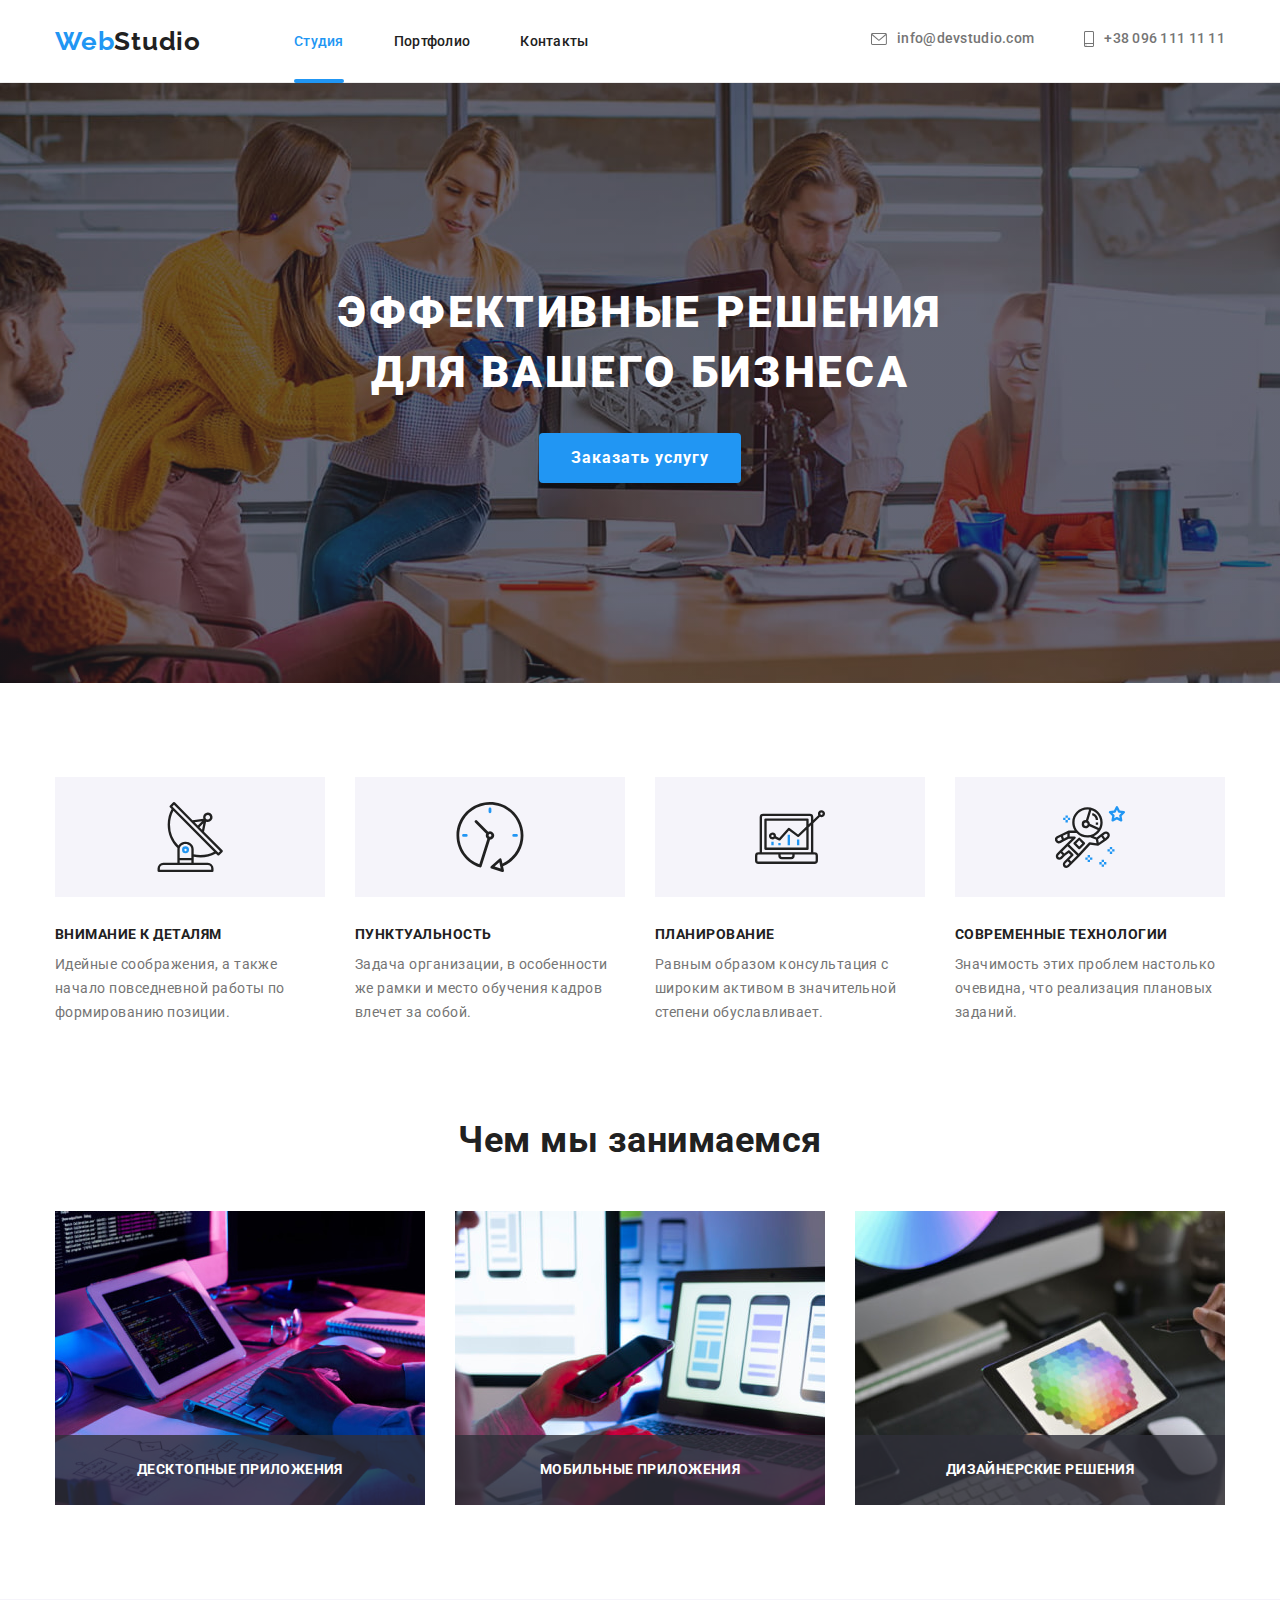
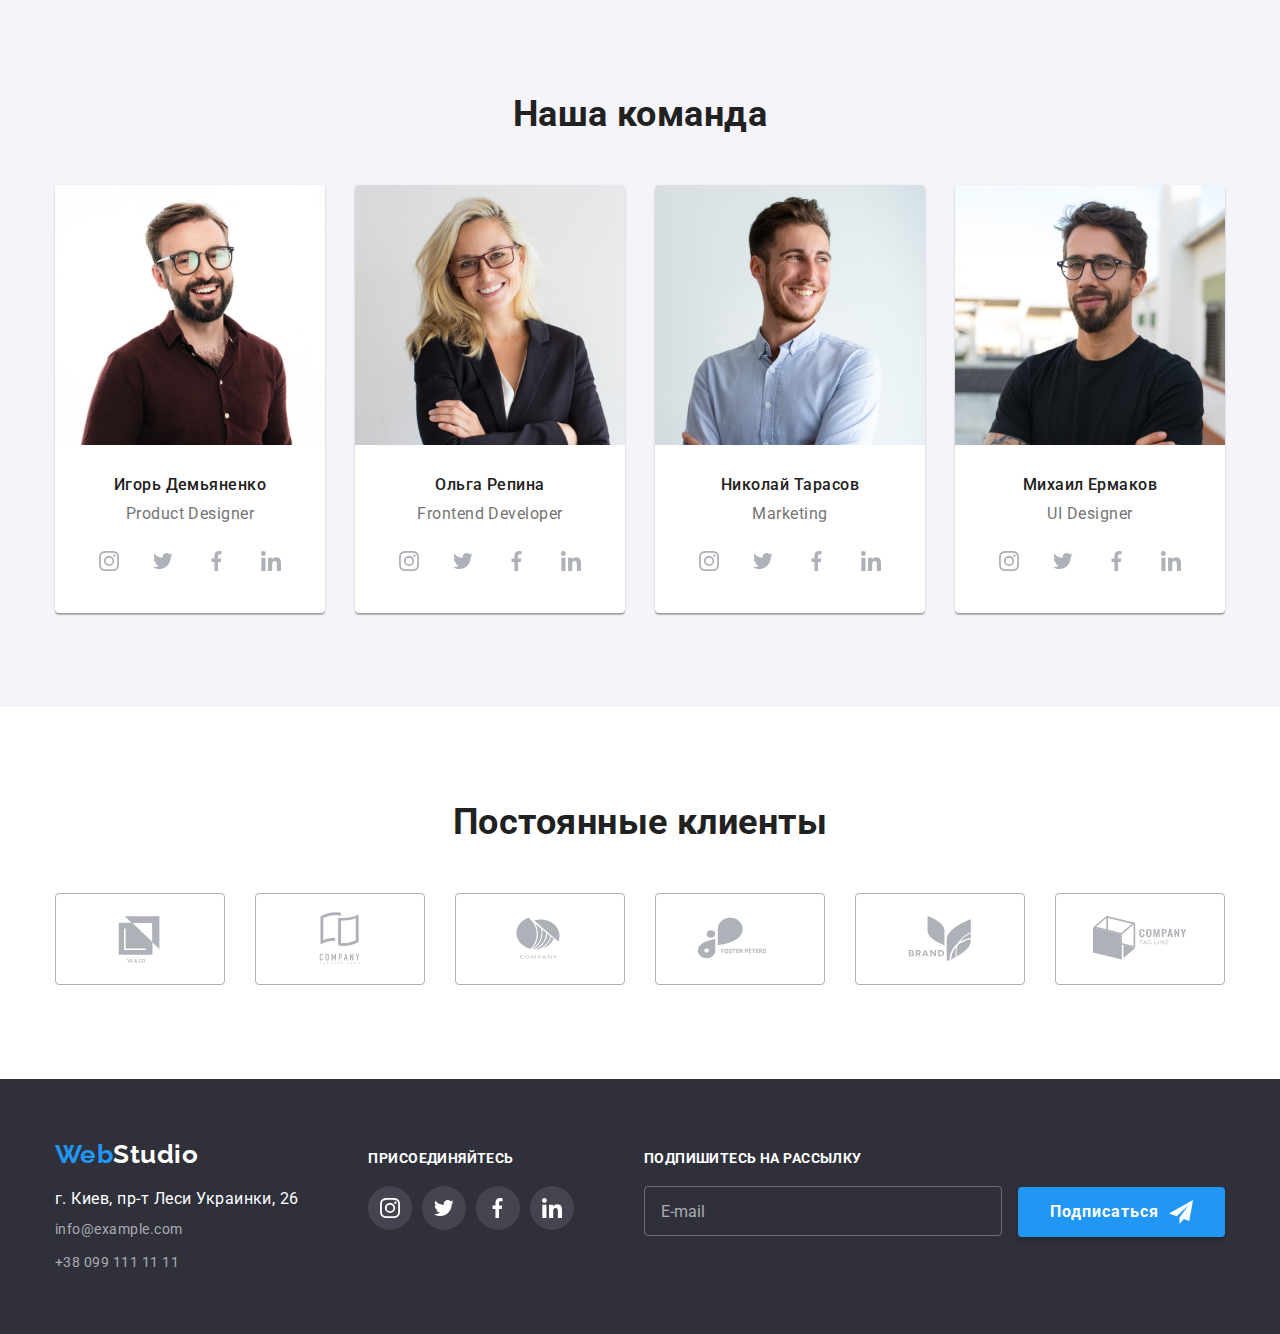
<file: index.html>
<!DOCTYPE html>
<html lang="ru">
  <head>
    <meta charset="UTF-8" />
    <meta http-equiv="X-UA-Compatible" content="IE=edge" />
    <meta name="viewport" content="width=device-width, initial-scale=1.0" />
    <title>Studio</title>
    <link rel="preconnect" href="https://fonts.googleapis.com" />
    <link rel="preconnect" href="https://fonts.gstatic.com" crossorigin />
    <link
      href="https://fonts.googleapis.com/css2?family=Raleway:wght@700&family=Roboto:wght@400;500;700;900&display=swap"
      rel="stylesheet"
    />
    <link
      rel="stylesheet"
      href="https://cdnjs.cloudflare.com/ajax/libs/modern-normalize/1.1.0/modern-normalize.min.css"
    />
    <link rel="stylesheet" href="./css/style.css" />
  </head>
  <body>
    <header class="header">
      <div class="container container-header">
        <nav class="site-nav-list">
          <a href="./" class="logo"><span>Web</span>Studio</a>
          <ul class="nav">
            <li class="item nav-item"><a href="./" class="nav-link current">Студия</a></li>
            <li class="item nav-item"><a href="./portfolio.html" class="nav-link">Портфолио</a></li>
            <li class="item nav-item"><a href="./" class="nav-link">Контакты</a></li>
          </ul>
        </nav>
        <ul class="auth-nav">
          <li class="item auth-nav-item">
            <a href="mailto:info@devstudio.com" class="auth-nav-link">
              <svg class="icon-envelope">
                <use href="./images/icons.svg#icon-envelope"></use>
              </svg>
              info@devstudio.com
            </a>
          </li>
          <li class="item auth-nav-item">
            <a href="tel:+380961111111" class="auth-nav-link">
              <svg class="icon-smartphone">
                <use href="./images/icons.svg#icon-smartphone"></use>
              </svg>
              +38 096 111 11 11</a
            >
          </li>
        </ul>
      </div>
    </header>
    <main>
      <!-- Hero section -->
      <section class="hero">
        <div class="container">
          <h1 class="hero-title">
            Эффективные решения <br />
            для вашего бизнеса
          </h1>
          <button type="button" class="hero-btn" data-modal-open>Заказать услугу</button>
        </div>
      </section>

      <!-- Particular section -->
      <section class="section particular">
        <div class="container particular-container">
          <h2 class="section-title visually-hidden">Особенности</h2>
          <ul class="particular-list">
            <li class="item particular-item">
              <div class="icon-block">
                <svg class="icon-particular">
                  <use href="./images/icons.svg#icon-antenna"></use>
                </svg>
              </div>
              <h3 class="particular-title">Внимание к деталям</h3>
              <p class="particular-text">
                Идейные соображения, а также начало повседневной работы по формированию позиции.
              </p>
            </li>
            <li class="item particular-item">
              <div class="icon-block">
                <svg class="icon-particular">
                  <use href="./images/icons.svg#icon-clock"></use>
                </svg>
              </div>
              <h3 class="particular-title">Пунктуальность</h3>
              <p class="particular-text">
                Задача организации, в особенности же рамки и место обучения кадров влечет за собой.
              </p>
            </li>
            <li class="item particular-item">
              <div class="icon-block">
                <svg class="icon-particular">
                  <use href="./images/icons.svg#icon-diagram"></use>
                </svg>
              </div>
              <h3 class="particular-title">Планирование</h3>
              <p class="particular-text">
                Равным образом консультация с широким активом в значительной степени обуславливает.
              </p>
            </li>
            <li class="item particular-item">
              <div class="icon-block">
                <svg class="icon-particular">
                  <use href="./images/icons.svg#icon-astronaut"></use>
                </svg>
              </div>
              <h3 class="particular-title">Современные технологии</h3>
              <p class="particular-text">
                Значимость этих проблем настолько очевидна, что реализация плановых заданий.
              </p>
            </li>
          </ul>
        </div>
      </section>

      <!-- Works-section -->
      <section class="section work">
        <div class="container work-container">
          <h2 class="section-title">Чем мы занимаемся</h2>
          <ul class="works-list">
            <li class="item work-item">
              <img
                src="./images/box1.jpg"
                alt="Планшет с набранным кодом"
                width="370"
                class="works-img"
              />
              <h3 class="work-item-title">Десктопные приложения</h3>
            </li>
            <li class="item work-item">
              <img
                src="./images/box2.jpg"
                alt="Ноутбук с дизайном приложения"
                width="370"
                class="works-img"
              />
              <h3 class="work-item-title">Мобильные приложения</h3>
            </li>
            <li class="item work-item">
              <img
                src="./images/box3.jpg"
                alt="Планшет с палитрой цветов"
                width="370"
                class="works-img"
              />
              <h3 class="work-item-title">Дизайнерские решения</h3>
            </li>
          </ul>
        </div>
      </section>

      <!-- Command section -->
      <section class="section command">
        <div class="container">
          <h2 class="section-title">Наша команда</h2>
          <ul class="command-list">
            <li class="item command-card">
              <img src="./images/team-card-1.jpg" alt="Портрет" width="270" class="command-jpg" />
              <div class="command-card-title">
                <h3 class="command-title">Игорь Демьяненко</h3>
                <p class="command-text">Product Designer</p>
                <ul class="social-item">
                  <li class="item social-link-item">
                    <a href="#" class="social-link">
                      <svg class="icon-social">
                        <use href="./images/icons.svg#icon-instagram"></use>
                      </svg>
                    </a>
                  </li>
                  <li class="item social-link-item">
                    <a href="#" class="social-link">
                      <svg class="icon-social">
                        <use href="./images/icons.svg#icon-twitter"></use>
                      </svg>
                    </a>
                  </li>
                  <li class="item social-link-item">
                    <a href="#" class="social-link">
                      <svg class="icon-social">
                        <use href="./images/icons.svg#icon-facebook"></use>
                      </svg>
                    </a>
                  </li>
                  <li class="item social-link-item">
                    <a href="#" class="social-link">
                      <svg class="icon-social">
                        <use href="./images/icons.svg#icon-linkedin"></use>
                      </svg>
                    </a>
                  </li>
                </ul>
              </div>
            </li>

            <li class="item command-card">
              <img src="./images/team-card-2.jpg" alt="Портрет" width="270" class="command-jpg" />
              <div class="command-card-title">
                <h3 class="command-title">Ольга Репина</h3>
                <p class="command-text">Frontend Developer</p>
                <ul class="social-item">
                  <li class="item social-link-item">
                    <a href="#" class="social-link">
                      <svg class="icon-social">
                        <use href="./images/icons.svg#icon-instagram"></use>
                      </svg>
                    </a>
                  </li>
                  <li class="item social-link-item">
                    <a href="" class="social-link">
                      <svg class="icon-social">
                        <use href="./images/icons.svg#icon-twitter"></use>
                      </svg>
                    </a>
                  </li>
                  <li class="item social-link-item">
                    <a href="" class="social-link">
                      <svg class="icon-social">
                        <use href="./images/icons.svg#icon-facebook"></use>
                      </svg>
                    </a>
                  </li>
                  <li class="item social-link-item">
                    <a href="" class="social-link">
                      <svg class="icon-social">
                        <use href="./images/icons.svg#icon-linkedin"></use>
                      </svg>
                    </a>
                  </li>
                </ul>
              </div>
            </li>
            <li class="item command-card">
              <img src="./images/team-card-3.jpg" alt="Портрет" width="270" class="command-jpg" />
              <div class="command-card-title">
                <h3 class="command-title">Николай Тарасов</h3>
                <p class="command-text">Marketing</p>
                <ul class="social-item">
                  <li class="item social-link-item">
                    <a href="#" class="social-link">
                      <svg class="icon-social">
                        <use href="./images/icons.svg#icon-instagram"></use>
                      </svg>
                    </a>
                  </li>
                  <li class="item social-link-item">
                    <a href="" class="social-link">
                      <svg class="icon-social">
                        <use href="./images/icons.svg#icon-twitter"></use>
                      </svg>
                    </a>
                  </li>
                  <li class="item social-link-item">
                    <a href="" class="social-link">
                      <svg class="icon-social">
                        <use href="./images/icons.svg#icon-facebook"></use>
                      </svg>
                    </a>
                  </li>
                  <li class="item social-link-item">
                    <a href="" class="social-link">
                      <svg class="icon-social">
                        <use href="./images/icons.svg#icon-linkedin"></use>
                      </svg>
                    </a>
                  </li>
                </ul>
              </div>
            </li>
            <li class="item command-card">
              <img src="./images/team-card-4.jpg" alt="Портрет" width="270" class="command-jpg" />
              <div class="command-card-title">
                <h3 class="command-title">Михаил Ермаков</h3>
                <p class="command-text">UI Designer</p>
                <ul class="social-item">
                  <li class="item social-link-item">
                    <a href="#" class="social-link">
                      <svg class="icon-social">
                        <use href="./images/icons.svg#icon-instagram"></use>
                      </svg>
                    </a>
                  </li>
                  <li class="item social-link-item">
                    <a href="" class="social-link">
                      <svg class="icon-social">
                        <use href="./images/icons.svg#icon-twitter"></use>
                      </svg>
                    </a>
                  </li>
                  <li class="item social-link-item">
                    <a href="" class="social-link">
                      <svg class="icon-social">
                        <use href="./images/icons.svg#icon-facebook"></use>
                      </svg>
                    </a>
                  </li>
                  <li class="item social-link-item">
                    <a href="" class="social-link">
                      <svg class="icon-social">
                        <use href="./images/icons.svg#icon-linkedin"></use>
                      </svg>
                    </a>
                  </li>
                </ul>
              </div>
            </li>
          </ul>
        </div>
      </section>

      <!-- Client section -->
      <section class="section client">
        <div class="container">
          <h2 class="section-title">Постоянные клиенты</h2>
          <ul class="client-list">
            <li class="item client-item">
              <a href="#" class="client-link">
                <svg class="icon-client">
                  <use href="./images/icons.svg#icon-client1"></use>
                </svg>
              </a>
            </li>
            <li class="item client-item">
              <a href="#" class="client-link">
                <svg class="icon-client">
                  <use href="./images/icons.svg#icon-client2"></use>
                </svg>
              </a>
            </li>
            <li class="item client-item">
              <a href="#" class="client-link">
                <svg class="icon-client">
                  <use href="./images/icons.svg#icon-client3"></use>
                </svg>
              </a>
            </li>
            <li class="item client-item">
              <a href="#" class="client-link">
                <svg class="icon-client">
                  <use href="./images/icons.svg#icon-client4"></use>
                </svg>
              </a>
            </li>
            <li class="item client-item">
              <a href="#" class="client-link">
                <svg class="icon-client">
                  <use href="./images/icons.svg#icon-client5"></use>
                </svg>
              </a>
            </li>
            <li class="item client-item">
              <a href="#" class="client-link">
                <svg class="icon-client">
                  <use href="./images/icons.svg#icon-client6"></use>
                </svg>
              </a>
            </li>
          </ul>
        </div>
      </section>
    </main>
    <footer class="footer">
      <div class="container footer-container">
        <div class="contacts">
          <a href="./" class="logo-footer"><span>Web</span>Studio</a>
          <address>
            <ul class="address-list">
              <li class="item adress-list-item">
                <a href="https://goo.gl/maps/uek1uiBaMwYKSRGh7" class="link address"
                  >г. Киев, пр-т Леси Украинки, 26</a
                >
              </li>
              <li class="item adress-list-item">
                <a href="mailto:info@example.com" class="link mail">info@example.com</a>
              </li>
              <li class="item adress-list-item">
                <a href="tel:+380991111111" class="link tel">+38 099 111 11 11</a>
              </li>
            </ul>
          </address>
        </div>

        <div class="subscribe">
          <h3 class="subscribe-title">присоединяйтесь</h3>
          <ul class="subscribe-list">
            <li class="item subscribe-item">
              <a href="#" class="footer-icon-social">
                <svg class="icon-social">
                  <use href="./images/icons.svg#icon-instagram"></use>
                </svg>
              </a>
            </li>
            <li class="item subscribe-item">
              <a href="#" class="footer-icon-social">
                <svg class="icon-social">
                  <use href="./images/icons.svg#icon-twitter"></use>
                </svg>
              </a>
            </li>
            <li class="item subscribe-item">
              <a href="#" class="footer-icon-social">
                <svg class="icon-social">
                  <use href="./images/icons.svg#icon-facebook"></use>
                </svg>
              </a>
            </li>
            <li class="item subscribe-item">
              <a href="#" class="footer-icon-social">
                <svg class="icon-social">
                  <use href="./images/icons.svg#icon-linkedin"></use>
                </svg>
              </a>
            </li>
          </ul>
        </div>

        <form class="mailing">
          <h3 class="subscribe-title">Подпишитесь на рассылку</h3>
          <label class="subscribe-form">
            <input type="text" placeholder="E-mail" class="subscribe-submit" name="subscribe" />
          </label>
          <button type="submit" class="subscribe-btn">
            Подписаться
            <svg class="send-icon">
              <use href="./images/icons.svg#icon-send"></use>
            </svg>
          </button>
        </form>
      </div>
    </footer>

    <div class="backdrop is-hidden" data-modal>
      <div class="modal">
        <button class="button-close" data-modal-close>
          <svg class="icon-close">
            <use href="./images/icons.svg#icon-close"></use>
          </svg>
        </button>
        <b class="modal-title">Оставьте свои данные, мы вам перезвоним</b>
        <form class="modal-form">
          <label class="form-input-box">
            Имя
            <input type="text" name="user-name" class="form-input" required />
            <svg class="modal-input-icon">
              <use href="./images/icons.svg#icon-person"></use>
            </svg>
          </label>

          <label class="form-input-box">
            Телефон
            <input
              type="text"
              name="user-phone"
              class="form-input"
              required
              pattern="[0-9]{10}"
              title="0999999999"
            />
            <svg class="modal-input-icon">
              <use href="./images/icons.svg#icon-phone"></use>
            </svg>
          </label>

          <label class="form-input-box">
            Почта
            <input type="text" name="user-email" class="form-input" required />
            <svg class="modal-input-icon">
              <use href="./images/icons.svg#icon-email"></use>
            </svg>
          </label>

          <label class="form-input-box textarea-box">
            Комментарий
            <textarea
              name="user-comment"
              class="form-input textarea-input"
              placeholder="Введите текст"
            ></textarea>
          </label>

          <div>
            <input type="checkbox" name="accept" class="policy-checkbox" id="accept" />
            <label for="accept" class="policy-box">
              <svg class="check-icon">
                <use href="./images/icons.svg#icon-check"></use>
              </svg>

              Соглашаюсь с рассылкой и принимаю <a href="#">Условия договора </a>
            </label>
          </div>

          <button type="submit" class="modal-submit-button">Отправить</button>
        </form>
      </div>
    </div>

    <script src="./js/modal.js"></script>
  </body>
</html>
</file>
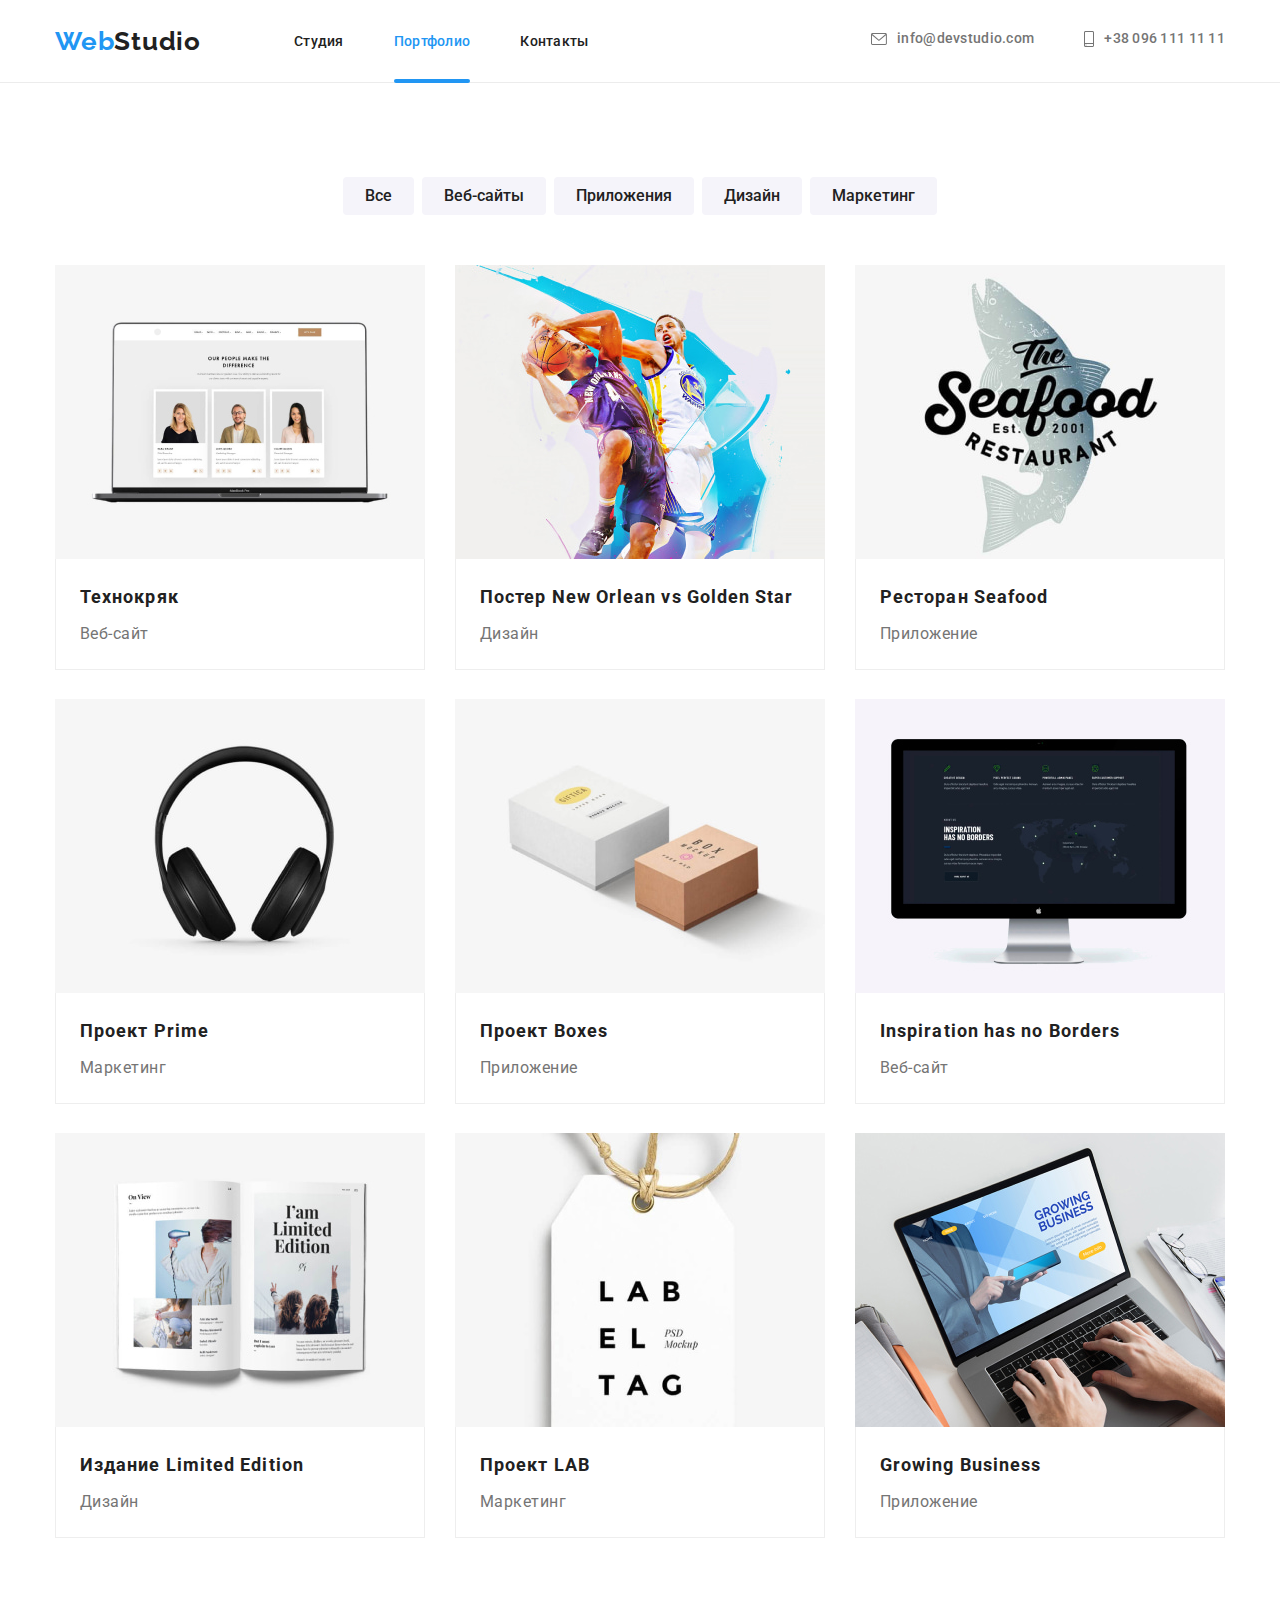
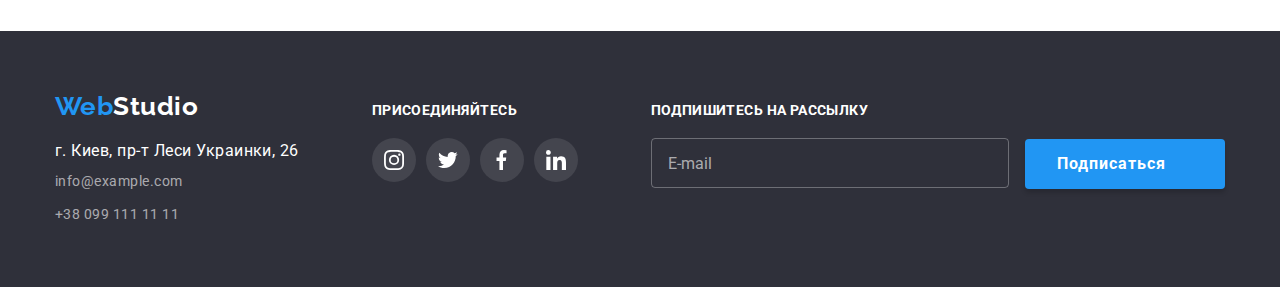
<file: portfolio.html>
<!DOCTYPE html>
<html lang="en">
  <head>
    <meta charset="UTF-8" />
    <meta http-equiv="X-UA-Compatible" content="IE=edge" />
    <meta name="viewport" content="width=device-width, initial-scale=1.0" />
    <title>Portfolio</title>
    <link rel="preconnect" href="https://fonts.googleapis.com" />
    <link rel="preconnect" href="https://fonts.gstatic.com" crossorigin />
    <link
      href="https://fonts.googleapis.com/css2?family=Raleway:wght@700&family=Roboto:wght@400;500;700;900&display=swap"
      rel="stylesheet"
    />
    <link
      rel="stylesheet"
      href="https://cdnjs.cloudflare.com/ajax/libs/modern-normalize/1.1.0/modern-normalize.min.css"
    />
    <link rel="stylesheet" href="./css/style.css" />
  </head>
  <body>
    <header class="header">
      <div class="container container-header">
        <nav class="site-nav-list">
          <a href="./" class="logo"><span>Web</span>Studio</a>
          <ul class="nav">
            <li class="item nav-item"><a href="./" class="nav-link">Студия</a></li>
            <li class="item nav-item">
              <a href="./portfolio.html" class="nav-link current">Портфолио</a>
            </li>
            <li class="item nav-item"><a href="./" class="nav-link">Контакты</a></li>
          </ul>
        </nav>
        <ul class="auth-nav">
          <li class="item auth-nav-item">
            <a href="mailto:info@devstudio.com" class="auth-nav-link">
              <svg class="icon-envelope">
                <use href="./images/icons.svg#icon-envelope"></use>
              </svg>
              info@devstudio.com
            </a>
          </li>
          <li class="item auth-nav-item">
            <a href="tel:+380961111111" class="auth-nav-link">
              <svg class="icon-smartphone">
                <use href="./images/icons.svg#icon-smartphone"></use>
              </svg>
              +38 096 111 11 11</a
            >
          </li>
        </ul>
      </div>
    </header>
    <main>
      <section class="section portfolio">
        <div class="container">
          <h1 class="portfolio-title visually-hidden">Portfolio</h1>
          <ul class="filtr">
            <li class="item filtr-item"><button type="button" class="filtr-btn">Все</button></li>
            <li class="item filtr-item">
              <button type="button" class="filtr-btn">Веб-сайты</button>
            </li>
            <li class="item filtr-item">
              <button type="button" class="filtr-btn">Приложения</button>
            </li>
            <li class="item filtr-item">
              <button type="button" class="filtr-btn">Дизайн</button>
            </li>
            <li class="item filtr-item">
              <button type="button" class="filtr-btn">Маркетинг</button>
            </li>
          </ul>
          <ul class="projects">
            <li class="item projects-card">
              <a href="" class="link projects-card-link">
                <article>
                  <div class="card-thumb">
                    <img
                      src="./images/project-1.jpg"
                      alt="Скриншот сайта"
                      width="370"
                      class="project-img"
                    />
                    <div class="card-overley">
                      <p class="card-overlay-text">
                        Технокряк это современная площадка распространения коронавируса. Компании
                        используют эту платформу для цифрового шпионажа и атак на защищённые сервера
                        конкурентов.
                      </p>
                    </div>
                  </div>
                  <div class="card-title">
                    <h2 class="projects-title">Технокряк</h2>
                    <p class="projects-text">Веб-сайт</p>
                  </div>
                </article></a
              >
            </li>
            <li class="item projects-card">
              <a href="" class="link projects-card-link">
                <article>
                  <div class="card-thumb">
                    <img
                      src="./images/project-2.jpg"
                      alt="Постер баскетболисты"
                      width="370"
                      class="project-img"
                    />
                    <div class="card-overley">
                      <p class="card-overlay-text">
                        Технокряк это современная площадка распространения коронавируса. Компании
                        используют эту платформу для цифрового шпионажа и атак на защищённые сервера
                        конкурентов.
                      </p>
                    </div>
                  </div>
                  <div class="card-title">
                    <h2 class="projects-title">Постер New Orlean vs Golden Star</h2>
                    <p class="projects-text">Дизайн</p>
                  </div>
                </article></a
              >
            </li>
            <li class="item projects-card">
              <a href="" class="link projects-card-link">
                <article>
                  <div class="card-thumb">
                    <img
                      src="./images/project-3.jpg"
                      alt="Логотип ресторана"
                      width="370"
                      class="project-img"
                    />
                    <div class="card-overley">
                      <p class="card-overlay-text">
                        Технокряк это современная площадка распространения коронавируса. Компании
                        используют эту платформу для цифрового шпионажа и атак на защищённые сервера
                        конкурентов.
                      </p>
                    </div>
                  </div>
                  <div class="card-title">
                    <h2 class="projects-title">Ресторан Seafood</h2>
                    <p class="projects-text">Приложение</p>
                  </div>
                </article></a
              >
            </li>
            <li class="item projects-card">
              <a href="" class="link projects-card-link">
                <article>
                  <div class="card-thumb">
                    <img
                      src="./images/project-4.jpg"
                      alt="Наушники"
                      width="370"
                      class="project-img"
                    />
                    <div class="card-overley">
                      <p class="card-overlay-text">
                        Технокряк это современная площадка распространения коронавируса. Компании
                        используют эту платформу для цифрового шпионажа и атак на защищённые сервера
                        конкурентов.
                      </p>
                    </div>
                  </div>
                  <div class="card-title">
                    <h2 class="projects-title">Проект Prime</h2>
                    <p class="projects-text">Маркетинг</p>
                  </div>
                </article></a
              >
            </li>
            <li class="item projects-card">
              <a href="" class="link projects-card-link">
                <article>
                  <div class="card-thumb">
                    <img
                      src="./images/project-5.jpg"
                      alt="Коробки"
                      width="370"
                      class="project-img"
                    />
                    <div class="card-overley">
                      <p class="card-overlay-text">
                        Технокряк это современная площадка распространения коронавируса. Компании
                        используют эту платформу для цифрового шпионажа и атак на защищённые сервера
                        конкурентов.
                      </p>
                    </div>
                  </div>
                  <div class="card-title">
                    <h2 class="projects-title">Проект Boxes</h2>
                    <p class="projects-text">Приложение</p>
                  </div>
                </article></a
              >
            </li>
            <li class="item projects-card">
              <a href="" class="link projects-card-link">
                <article>
                  <div class="card-thumb">
                    <img
                      src="./images/project-6.jpg"
                      alt="Скриншот сайта"
                      width="370"
                      class="project-img"
                    />
                    <div class="card-overley">
                      <p class="card-overlay-text">
                        Технокряк это современная площадка распространения коронавируса. Компании
                        используют эту платформу для цифрового шпионажа и атак на защищённые сервера
                        конкурентов.
                      </p>
                    </div>
                  </div>
                  <div class="card-title">
                    <h2 class="projects-title">Inspiration has no Borders</h2>
                    <p class="projects-text">Веб-сайт</p>
                  </div>
                </article></a
              >
            </li>
            <li class="item projects-card">
              <a href="" class="link projects-card-link">
                <article>
                  <div class="card-thumb">
                    <img
                      src="./images/project-7.jpg"
                      alt="Брошюра"
                      width="370"
                      class="project-img"
                    />
                    <div class="card-overley">
                      <p class="card-overlay-text">
                        Технокряк это современная площадка распространения коронавируса. Компании
                        используют эту платформу для цифрового шпионажа и атак на защищённые сервера
                        конкурентов.
                      </p>
                    </div>
                  </div>
                  <div class="card-title">
                    <h2 class="projects-title">Издание Limited Edition</h2>
                    <p class="projects-text">Дизайн</p>
                  </div>
                </article></a
              >
            </li>
            <li class="item projects-card">
              <a href="" class="link projects-card-link">
                <article>
                  <div class="card-thumb">
                    <img src="./images/project-8.jpg" alt="Бирка" width="370" class="project-img" />
                    <div class="card-overley">
                      <p class="card-overlay-text">
                        Технокряк это современная площадка распространения коронавируса. Компании
                        используют эту платформу для цифрового шпионажа и атак на защищённые сервера
                        конкурентов.
                      </p>
                    </div>
                  </div>
                  <div class="card-title">
                    <h2 class="projects-title">Проект LAB</h2>
                    <p class="projects-text">Маркетинг</p>
                  </div>
                </article></a
              >
            </li>
            <li class="item projects-card">
              <a href="" class="link projects-card-link">
                <article>
                  <div class="card-thumb">
                    <img
                      src="./images/project-9.jpg"
                      alt="Ноутбук"
                      width="370"
                      class="project-img"
                    />
                    <div class="card-overley">
                      <p class="card-overlay-text">
                        Технокряк это современная площадка распространения коронавируса. Компании
                        используют эту платформу для цифрового шпионажа и атак на защищённые сервера
                        конкурентов.
                      </p>
                    </div>
                  </div>
                  <div class="card-title">
                    <h2 class="projects-title">Growing Business</h2>
                    <p class="projects-text">Приложение</p>
                  </div>
                </article></a
              >
            </li>
          </ul>
        </div>
      </section>
    </main>
    <footer class="footer">
      <div class="container footer-container">
        <div class="contacts">
          <a href="./" class="logo-footer"><span>Web</span>Studio</a>
          <address>
            <ul class="address-list">
              <li class="item adress-list-item">
                <a href="https://goo.gl/maps/uek1uiBaMwYKSRGh7" class="link address"
                  >г. Киев, пр-т Леси Украинки, 26</a
                >
              </li>
              <li class="item adress-list-item">
                <a href="mailto:info@example.com" class="link mail">info@example.com</a>
              </li>
              <li class="item adress-list-item">
                <a href="tel:+380991111111" class="link tel">+38 099 111 11 11</a>
              </li>
            </ul>
          </address>
        </div>

        <div class="subscribe">
          <h3 class="subscribe-title">присоединяйтесь</h3>
          <ul class="subscribe-list">
            <li class="item subscribe-item">
              <a href="#" class="footer-icon-social">
                <svg class="icon-social">
                  <use href="./images/icons.svg#icon-instagram"></use>
                </svg>
              </a>
            </li>
            <li class="item subscribe-item">
              <a href="#" class="footer-icon-social">
                <svg class="icon-social">
                  <use href="./images/icons.svg#icon-twitter"></use>
                </svg>
              </a>
            </li>
            <li class="item subscribe-item">
              <a href="#" class="footer-icon-social">
                <svg class="icon-social">
                  <use href="./images/icons.svg#icon-facebook"></use>
                </svg>
              </a>
            </li>
            <li class="item subscribe-item">
              <a href="#" class="footer-icon-social">
                <svg class="icon-social">
                  <use href="./images/icons.svg#icon-linkedin"></use>
                </svg>
              </a>
            </li>
          </ul>
        </div>
        <form class="mailing">
          <h3 class="subscribe-title">Подпишитесь на рассылку</h3>
          <label name="" class="subscribe-form">
            <input type="text" placeholder="E-mail" class="subscribe-submit" />
          </label>
          <button type="submit" class="subscribe-btn">Подписаться</button>
        </form>
      </div>
    </footer>
  </body>
</html>
</file>
<file: css/style.css>
/* Палитра цветов 
    основной цвет фона  #FFFFFF
    доп цвет фона #F5F4FA;

    основной цвет текста #212121
    доп цвет текста #757575
    белый текст #FFFFFF

    акцентный цвет #2196F3

    цвет футер #2F303A;
*/

/* Fonts
logo : Raleway Weight  700 
header: Roboto Weight 500
hero: Roboto Weight 900
hero-btn^ Roboto Weight 700
h2,  Roboto Weight 700
text Roboto Weight 400
h3 Roboto Weight 500
footer adress Roboto Weight 400
portfolio-btn Roboto Weight 500

*/

:root {
  --text-color: #212121;
  --text-color-add: #757575;
  --accent-color: #2196f3;
  --primary-white-color: #ffffff;
  --secondary-background-color: #f5f4fa;
  --background-color-add: #2f303a;
  --project-card-gap: 30px;
  --social-link-color: #afb1b8;
}

body {
  background-color: var(--primary-white-color);
  font-family: 'Roboto', sans-serif;
  letter-spacing: 0.03em;
}

.item {
  list-style: none;
  padding: 0;
  margin: 0;
}
.link {
  text-decoration: none;
  font-style: normal;
}

h1,
h2,
h3,
h4,
h5,
h6,
p,
ul {
  margin-top: 0;
  margin-bottom: 0;
  padding-left: 0;
  padding-right: 0;
}

img {
  display: block;
  max-width: 100%;
  height: auto;
}

.container {
  width: 1200px;
  padding-left: 15px;
  padding-right: 15px;
  margin-left: auto;
  margin-right: auto;
}

.visually-hidden {
  position: absolute;
  clip: rect(0 0 0 0);
  width: 1px;
  height: 1px;
  margin: -1px;
}

/* Header */

.header {
  border-bottom: 1px solid #ececec;
}
.container-header {
  display: flex;
  align-items: center;
}

.logo {
  font-family: 'Raleway', sans-serif;
  letter-spacing: 0.03em;
  font-weight: 700;
  font-size: 26px;
  line-height: 1.19;
  text-decoration: none;
  color: var(--text-color);
  margin-right: 93px;
}

.logo span {
  color: var(--accent-color);
}
.site-nav-list {
  display: flex;
  align-items: center;
}
.nav {
  display: flex;
  padding-top: 32px;
  padding-bottom: 32px;
}

.nav-item:not(:last-child) {
  margin-right: 50px;
}

.nav-link,
.auth-nav-link {
  font-weight: 500;
  font-size: 14px;
  line-height: 1.14;
  letter-spacing: 0.02em;
  text-decoration: none;
  color: var(--text-color);
  transition: color 250ms cubic-bezier(0.4, 0, 0.2, 1);
}
.nav-link:hover,
.nav-link:focus {
  color: var(--accent-color);
}
.nav .nav-link.current {
  position: relative;
  color: var(--accent-color);
  padding-bottom: 32px;
}

.current::before {
  display: inline-block;
  content: '';
  background-color: var(--accent-color);
  height: 4px;
  width: 100%;
  border-radius: 2px;
  position: absolute;
  bottom: 0;
  left: 0;
  margin-bottom: -2px;
}

.auth-nav {
  display: flex;
  margin-left: auto;
}

.icon-envelope {
  margin-right: 10px;
  width: 16px;
  height: 12px;
  fill: currentColor;
}

.icon-smartphone {
  margin-right: 10px;
  width: 10px;
  height: 16px;
  fill: currentColor;
}

.auth-nav-item:not(:first-child) {
  margin-left: 50px;
}

.auth-nav-link {
  color: var(--text-color-add);
  display: inline-flex;
  align-items: center;
  transition: color 250ms cubic-bezier(0.4, 0, 0.2, 1);
}

.auth-nav-link:hover,
.auth-nav-link:focus {
  color: var(--accent-color);
}
/* body */
/* Hero section */
.hero {
  max-width: 1600px;
  margin-left: auto;
  margin-right: auto;
  background-image: linear-gradient(rgba(47, 48, 58, 0.4), rgba(47, 48, 58, 0.4)),
    url('../images/background-hero.jpg');
  background-color: var(--background-color-add);
  background-size: cover;
  background-repeat: no-repeat;
  background-position: center;
  text-align: center;
  padding-top: 200px;
  padding-bottom: 200px;
}
.hero-title {
  margin-bottom: 30px;
  font-weight: 900;
  font-size: 44px;
  line-height: 1.36;
  letter-spacing: 0.06em;
  text-transform: uppercase;
  color: var(--primary-white-color);
}

.hero-btn,
.modal-submit-button,
.subscribe-btn {
  font-family: inherit;
  font-weight: 700;
  font-size: 16px;
  line-height: 1.88;
  letter-spacing: 0.06em;
  display: inline-block;
  color: var(--primary-white-color);
  background-color: var(--accent-color);
  border: none;
  min-width: 200px;
  border-radius: 4px;
  box-shadow: 0px 4px 4px rgba(0, 0, 0, 0.15);
  cursor: pointer;
  padding: 10px 32px;
  transition: background-color 250ms cubic-bezier(0.4, 0, 0.2, 1);
}

.hero-btn:hover,
.hero-btn:focus {
  background-color: #188ce8;
}
/* Particular section */
.section {
  padding-top: 94px;
  padding-bottom: 94px;
}

.particular {
  padding-bottom: 0;
}
.icon-block {
  width: 270px;
  height: 120px;
  margin-bottom: 30px;
  display: flex;
  justify-content: center;
  align-items: center;
  background-color: var(--secondary-background-color);
}
.icon-particular {
  width: 70px;
  height: 70px;
}
.particular-list {
  display: flex;
}
.particular-item {
  margin-right: 30px;
}

.particular-item:last-child {
  margin-right: 0;
}

.section-title {
  font-weight: 700;
  font-size: 36px;
  line-height: 1.17;
  text-align: center;
  color: var(--text-color);
  margin-bottom: 50px;
}

.particular-title {
  font-weight: 700;
  font-size: 14px;
  line-height: 1.14;
  text-transform: uppercase;
  color: var(--text-color);
  margin-bottom: 10px;
}

.particular-text {
  font-size: 14px;
  line-height: 1.71;
  color: var(--text-color-add);
}

/* Works-section */
.works-list {
  display: flex;
  justify-content: center;
}
.work-item {
  position: relative;
}

.work-item:not(:last-child) {
  margin-right: 30px;
}

.work-item-title {
  display: flex;
  font-weight: 700;
  font-size: 14px;
  line-height: 1.14;
  letter-spacing: 0.03em;
  text-transform: uppercase;
  color: var(--primary-white-color);
  background-color: rgba(47, 48, 58, 0.8);
  width: 100%;
  position: absolute;
  bottom: 0;
  left: 0;
  height: 70px;
  align-items: center;
  justify-content: center;
}

/* Command section */
.command {
  background-color: var(--secondary-background-color);
}

.command-list {
  display: flex;
}

.command-card {
  background-color: var(--primary-white-color);
  border-radius: 4px;
  box-shadow: 0px 1px 3px rgba(0, 0, 0, 0.12), 0px 1px 1px rgba(0, 0, 0, 0.14),
    0px 2px 1px rgba(0, 0, 0, 0.2);
  text-align: center;
  margin-right: 30px;
  overflow: hidden;
}

.command-card:last-child {
  margin-right: 0;
}

.command-card-title {
  padding: 30px 0;
}

.command-title {
  font-weight: 500;
  font-size: 16px;
  line-height: 1.19;
  color: var(--text-color);
  margin-bottom: 10px;
}

.command-text {
  margin-bottom: 16px;
  font-size: 16px;
  line-height: 1.19;
  color: var(--text-color-add);
}
.social-item {
  display: flex;
  justify-content: center;
}

.social-link {
  display: flex;
  justify-content: center;
  align-items: center;
  border-radius: 50%;
  height: 44px;
  width: 44px;
  color: var(--social-link-color);
  transition: color 250ms cubic-bezier(0.4, 0, 0.2, 1),
    background-color 250ms cubic-bezier(0.4, 0, 0.2, 1);
}

.social-link-item:not(:last-child) {
  margin-right: 10px;
}

.social-link:hover,
.social-link:focus {
  background-color: var(--accent-color);
  color: var(--primary-white-color);
}

.icon-social {
  width: 20px;
  height: 20px;
  fill: currentColor;
}

/* Client-section */
.client-list {
  display: flex;
  justify-content: center;
  margin-left: auto;
  margin-right: auto;
}

.client-item {
  width: 170px;
  height: 92px;

  margin-right: 30px;
}

.client-item:last-child {
  margin-right: 0;
}
.client-link {
  display: flex;
  justify-content: center;
  align-items: center;
  width: 100%;
  height: 100%;
  border: 1px solid var(--social-link-color);
  border-radius: 4px;
  color: var(--social-link-color);
  transition: color 250ms cubic-bezier(0.4, 0, 0.2, 1),
    border-color 250ms cubic-bezier(0.4, 0, 0.2, 1);
}

.icon-client {
  fill: currentColor;
  width: 106px;
  height: 60px;
}
.client-link:hover,
.client-link:focus {
  color: var(--accent-color);
  border-color: var(--accent-color);
}

/* Footer */

.footer {
  background-color: var(--background-color-add);
  padding-top: 60px;
  padding-bottom: 60px;
}
.footer-container {
  display: flex;
  align-items: baseline;
  justify-content: space-between;
}

.subscribe-title {
  font-weight: 700;
  font-size: 14px;
  line-height: 16px;
  letter-spacing: 0.03em;
  text-transform: uppercase;
  color: var(--primary-white-color);
}

.subscribe-list {
  display: flex;
  margin-top: 20px;
}

.subscribe-btn:hover,
.subscribe-btn:focus {
  background-color: #188ce8;
}

.logo-footer {
  display: inline-block;
  margin-bottom: 20px;
  font-family: Raleway;
  font-weight: 700;
  font-size: 26px;
  line-height: 1.19;
  text-decoration: none;
  color: var(--primary-white-color);
}

.logo-footer span {
  color: var(--accent-color);
}

.adress-list-item:not(:last-child) {
  margin-bottom: 9px;
}
.footer .address {
  color: var(--primary-white-color);
}

.footer .mail,
.footer .tel {
  font-size: 14px;
  line-height: 1.71;
  color: rgba(255, 255, 255, 0.6);
}
.subscribe-item:not(:last-child) {
  margin-right: 10px;
}

.footer-icon-social {
  height: 44px;
  width: 44px;
  display: flex;
  justify-content: center;
  align-items: center;
  border-radius: 50%;
  color: var(--primary-white-color);
  background-color: rgba(255, 255, 255, 0.1);
  transition: color 250ms cubic-bezier(0.4, 0, 0.2, 1),
    background-color 250ms cubic-bezier(0.4, 0, 0.2, 1);
}

.footer-icon-social:last-child {
  margin-right: 0;
}

.footer-icon-social:hover,
.footer-icon-social:focus {
  background-color: var(--accent-color);
}

.subscribe-form {
  display: inline-block;
  margin-right: 12px;
  margin-top: 20px;
}

.subscribe-submit {
  width: 358px;
  height: 50px;
  border: 1px solid rgba(255, 255, 255, 0.3);
  border-radius: 4px;
  background-color: transparent;
  padding: 15px 16px;
  color: rgba(255, 255, 255, 0.6);
  font-family: inherit;
}

.subscribe-submit::placeholder {
  color: rgba(255, 255, 255, 0.6);
}
.subscribe-btn {
  display: inline-flex;
  align-items: center;
}

.send-icon {
  width: 24px;
  height: 24px;
  fill: var(--primary-white-color);
  margin-left: 10px;
}
/* Portfolio */

/* Filtr */
.filtr {
  display: flex;
  justify-content: center;
  margin-bottom: 50px;
}
.filtr-item {
  margin-right: 8px;
}

.filtr-item:last-child {
  margin-right: 0;
}

.filtr-btn {
  font-family: Roboto;
  font-weight: 500;
  font-size: 16px;
  line-height: 1.62;
  text-align: center;
  background-color: var(--secondary-background-color);
  border: none;
  border-radius: 4px;
  color: var(--text-color);
  padding: 6px 22px;

  transition: color 250ms cubic-bezier(0.4, 0, 0.2, 1),
    background-color 250ms cubic-bezier(0.4, 0, 0.2, 1),
    box-shadow 250ms cubic-bezier(0.4, 0, 0.2, 1);
}

.filtr-btn:hover,
.filtr-btn:focus {
  background-color: var(--accent-color);
  color: var(--primary-white-color);
  box-shadow: 0px 3px 1px rgba(0, 0, 0, 0.1), 0px 1px 2px rgba(0, 0, 0, 0.08),
    0px 2px 2px rgba(0, 0, 0, 0.12);
  cursor: pointer;
}

/* Projects */
.projects {
  display: flex;
  flex-wrap: wrap;
  margin-top: calc(-1 * var(--project-card-gap));
  margin-left: calc(-1 * var(--project-card-gap));
}
.projects-card {
  background-color: var(--primary-white-color);
  margin-left: var(--project-card-gap);
  margin-top: var(--project-card-gap);
}
.projects-card-link {
  display: block;
  width: 370px;
  height: 404px;
  transition: box-shadow 250ms cubic-bezier(0.4, 0, 0.2, 1);
}

.projects-card-link:hover,
.projects-card-link:focus {
  box-shadow: 0px 1px 1px rgba(0, 0, 0, 0.12), 0px 4px 4px rgba(0, 0, 0, 0.06),
    1px 4px 6px rgba(0, 0, 0, 0.16);
}

.card-thumb {
  position: relative;
  overflow: hidden;
}
.card-overley {
  background-color: rgba(33, 150, 243, 0.9);
  position: absolute;
  left: 0;
  top: 0;
  width: 100%;
  height: 100%;
  padding: 63px 24px;
  transform: translateY(100%);
  transition: transform 250ms cubic-bezier(0.4, 0, 0.2, 1);
}

.projects-card-link:hover .card-overley,
.projects-card-link:focus .card-overley {
  transform: translateY(0);
}

.card-overlay-text {
  font-weight: 400;
  font-size: 18px;
  line-height: 1.56;
  letter-spacing: 0.03em;
  color: var(--primary-white-color);
}
.card-title {
  padding: 20px 24px;
  border: 1px solid #eeeeee;
  border-top: none;
}

.projects-title {
  font-weight: 700;
  font-size: 18px;
  line-height: 2;
  letter-spacing: 0.06em;
  color: var(--text-color);
  margin-bottom: 4px;
}

.projects-text {
  font-size: 16px;
  line-height: 1.88;
  color: var(--text-color-add);
}

/* Modal */
.backdrop.is-hidden {
  opacity: 0;
  pointer-events: none;
  visibility: visible;
}

.backdrop {
  position: fixed;
  top: 0;
  left: 0;
  width: 100%;
  height: 100%;
  background-color: rgba(0, 0, 0, 0.2);
  opacity: 1;
  transition: opacity 300ms cubic-bezier(0.4, 0, 0.2, 1);
}

.backdrop.is-hidden .modal {
  transform: translate(-50%, -50%) scale(1.2);
}

.modal {
  position: absolute;
  left: 50%;
  top: 50%;
  transform: translate(-50%, -50%) scale(1);
  transition: transform 300ms cubic-bezier(0.4, 0, 0.2, 1);
  width: 528px;
  min-height: 581px;
  background-color: var(--primary-white-color);
  box-shadow: 0px 1px 3px rgba(0, 0, 0, 0.12), 0px 1px 1px rgba(0, 0, 0, 0.14),
    0px 2px 1px rgba(0, 0, 0, 0.2);
  border-radius: 4px;
  padding: 40px;
}
.button-close {
  width: 30px;
  height: 30px;
  background: #ffffff;
  border: 1px solid rgba(0, 0, 0, 0.1);
  border-radius: 50%;
  display: flex;
  justify-content: center;
  align-items: center;
  position: absolute;
  top: 8px;
  right: 8px;
  cursor: pointer;
}

.button-close:hover .icon-close {
  fill: var(--accent-color);
}

.icon-close {
  width: 11px;
  height: 11px;
  fill: black;
  transition: fill 300ms cubic-bezier(0.4, 0, 0.2, 1);
}

.modal-title {
  display: inline-block;
  font-weight: 700;
  font-size: 20px;
  line-height: 1.15;
  text-align: center;
  letter-spacing: 0.03em;
  color: var(--text-color);
  margin-bottom: 12px;
}

.form-input-box {
  display: block;
  position: relative;
  font-family: inherit;
  font-weight: 400;
  font-size: 12px;
  line-height: 1.17;
  letter-spacing: 0.01em;
  color: var(--text-color-add);
  margin-bottom: 10px;
}

.form-input {
  width: 100%;
  border: 1px solid rgba(33, 33, 33, 0.2);
  border-radius: 4px;
  height: 40px;
  padding: 0 10px 0 42px;
  margin-top: 4px;
  color: var(--text-color);
  transition: order-color 250ms cubic-bezier(0.4, 0, 0.2, 1);
}

.form-input:focus {
  outline: none;
  border-color: var(--accent-color);
}

.modal-input-icon {
  position: absolute;
  top: 50%;
  left: 12px;
  height: 18px;
  width: 18px;
  color: var(--text-color);
  transition: fill 250ms cubic-bezier(0.4, 0, 0.2, 1);
}

.form-input:focus + .modal-input-icon {
  fill: var(--accent-color);
}

.textarea-box {
  margin-bottom: 20px;
}

.textarea-input {
  display: block;
  min-height: 120px;
  padding: 12px 16px;
  resize: none;
  font-family: inherit;
}

.textarea-input::placeholder {
  color: rgba(117, 117, 117, 0.5);
  font-family: inherit;
}

.policy-box {
  font-weight: 400;
  font-size: 14px;
  line-height: 1.71;
  letter-spacing: 0.03em;
  color: var(--text-color-add);
  display: flex;
  align-items: center;
  justify-content: center;
  cursor: pointer;
}

.policy-checkbox {
  position: absolute;
  clip: rect(0 0 0 0);
  width: 1px;
  height: 1px;
  margin: -1px;
}

.policy-box a {
  margin-left: 4px;
  color: var(--accent-color);
}

.modal-submit-button {
  display: block;
  margin: 0 auto;
  margin-top: 30px;
}

.modal-submit-button:hover,
.modal-submit-button:focus {
  background-color: #188ce8;
}

.check-icon {
  height: 16px;
  width: 16px;
  fill: transparent;
  border: 2px solid black;
  border-radius: 2px;
  margin-right: 7px;
  transition: background-color 250ms cubic-bezier(0.4, 0, 0.2, 1),
    fill 250ms cubic-bezier(0.4, 0, 0.2, 1), border 250ms cubic-bezier(0.4, 0, 0.2, 1);
}

.policy-checkbox:checked + .policy-box .check-icon {
  fill: var(--primary-white-color);
  background-color: var(--accent-color);
  border: 2px solid var(--accent-color);
}
</file>
